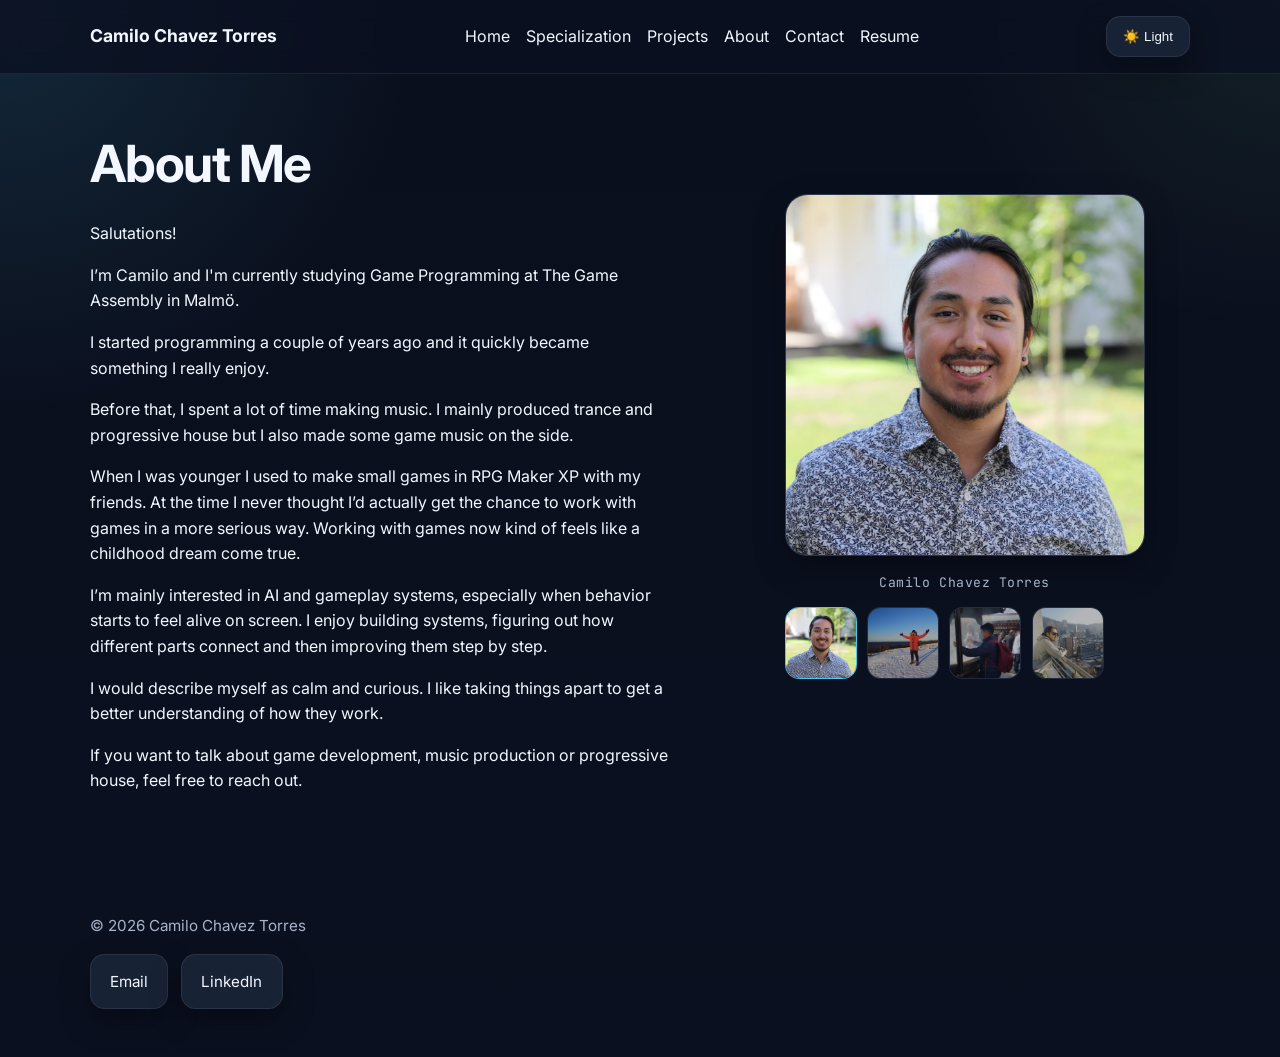
<file: about-me.html>
<!DOCTYPE html>
<html lang="en">

<head>
    <meta charset="UTF-8" />
    <meta name="viewport" content="width=device-width, initial-scale=1.0" />
    <title>About — Camilo Chavez Torres</title>

    <link rel="icon" type="image/png" sizes="16x16" href="../media/images/favicon/favicon16.png">
    <link rel="icon" type="image/png" sizes="32x32" href="../media/images/favicon/favicon32.png">
    <link rel="stylesheet" href="../styles.css">
    <link
        href="https://fonts.googleapis.com/css2?family=Inter:wght@400;600;700&family=JetBrains+Mono:wght@400;500&display=swap"
        rel="stylesheet">
</head>

<body>
    <header class="nav">
        <div class="container nav-inner">
            <a href="index.html" class="brand">Camilo Chavez Torres</a>

            <button class="nav-toggle" id="nav-toggle" type="button" aria-label="Open navigation" aria-expanded="false">
                ☰
            </button>

            <nav class="nav-links" id="mobile-nav">
                <a href="index.html" class="nav-home">Home</a>
                <a href="projects/specialization-project.html">Specialization</a>
                <a href="index.html#projects">Projects</a>
                <a href="about-me.html">About</a>
                <a href="index.html#contact">Contact</a>
                <a href="assets/Camilo_Chavez_Torres_CV.pdf" target="_blank" class="primary-button">Resume</a>

                <button class="control-button mobile-theme-button" id="theme-toggle" type="button">🌙 Light</button>
            </nav>

            <div class="top-controls desktop-controls">
                <button class="control-button" id="theme-toggle-desktop" type="button">🌙 Light</button>
            </div>
        </div>
    </header>

    <main class="about-page">

        <section class="about-hero">
            <div class="container about-hero-grid">


                <div class="about-hero-text">
                    <h1 class="about-title">About Me</h1>



                    <div class="about-main-text">
                        <p>Salutations!</p>

                        <p>I’m Camilo and I'm currently studying Game Programming at The Game Assembly in Malmö.</p>

                        <p>I started programming a couple of years ago and it quickly became something I really enjoy.
                        </p>

                        <p>Before that, I spent a lot of time making music. I mainly produced trance and progressive
                            house but I also made some game music on the side.</p>

                        <p>When I was younger I used to make small games in RPG Maker XP with my friends. At the time
                            I never thought I’d actually get the chance to work with games in a more serious way.
                            Working with games now kind of feels like a childhood dream come true.</p>

                        <p>I’m mainly interested in AI and gameplay systems, especially when behavior starts to feel
                            alive on screen. I enjoy building systems, figuring out how different parts connect and then
                            improving them step by step.</p>

                        <p>I would describe myself as calm and curious. I like taking things apart to get a better
                            understanding
                            of how they work.</p>

                        <p>If you want to talk about game development, music production or progressive house, feel free
                            to reach out.</p>
                    </div>
                </div>

                <div class="about-hero-media">
                    <div class="about-gallery">
                        <div class="about-photo-placeholder about-photo-card">
                            <img id="about-main-image" src="../media/images/about/about1.jpg" alt="Camilo Chavez Torres"
                                class="about-photo-image">
                        </div>

                        <p class="about-side-note" id="about-image-caption">
                            Camilo Chavez Torres
                        </p>

                        <div class="about-thumbnails">
                            <button class="about-thumb active" type="button"
                                data-image="../media/images/about/about1.jpg" data-caption="Camilo Chavez Torres"
                                data-alt="Camilo Chavez Torres portrait">
                                <img src="../media/images/about/about1.jpg" alt="Thumbnail 1">
                            </button>

                            <button class="about-thumb" type="button" data-image="../media/images/about/about2.jpg"
                                data-caption="I like making games this much!" data-alt="Camilo Chavez Torres outdoors">
                                <img src="../media/images/about/about2.jpg" alt="Thumbnail 2">
                            </button>

                            <button class="about-thumb" type="button" data-image="../media/images/about/about3.jpg"
                                data-caption="From my trip to Japan" data-alt="Camilo Chavez Torres photo">
                                <img src="../media/images/about/about3.jpg" alt="Thumbnail 3">
                            </button>

                            <button class="about-thumb" type="button" data-image="../media/images/about/about4.jpg"
                                data-caption="From my visit to Chile" data-alt="Camilo Chavez Torres portrait">
                                <img src="../media/images/about/about4.jpg" alt="Thumbnail 4">
                            </button>
                        </div>
                    </div>
                </div>

            </div>
        </section>

    </main>

    <footer>
        <div class="container">© 2026 Camilo Chavez Torres
            <div class="contact-links">
                <a class="button" href="mailto:elcamiloc@live.com">Email</a>
                <a class="button" href="https://www.linkedin.com/in/camilo-chavez-torres/">LinkedIn</a>
            </div>
        </div>
    </footer>

    <script src="../script.js"></script>
</body>

</html>
</file>
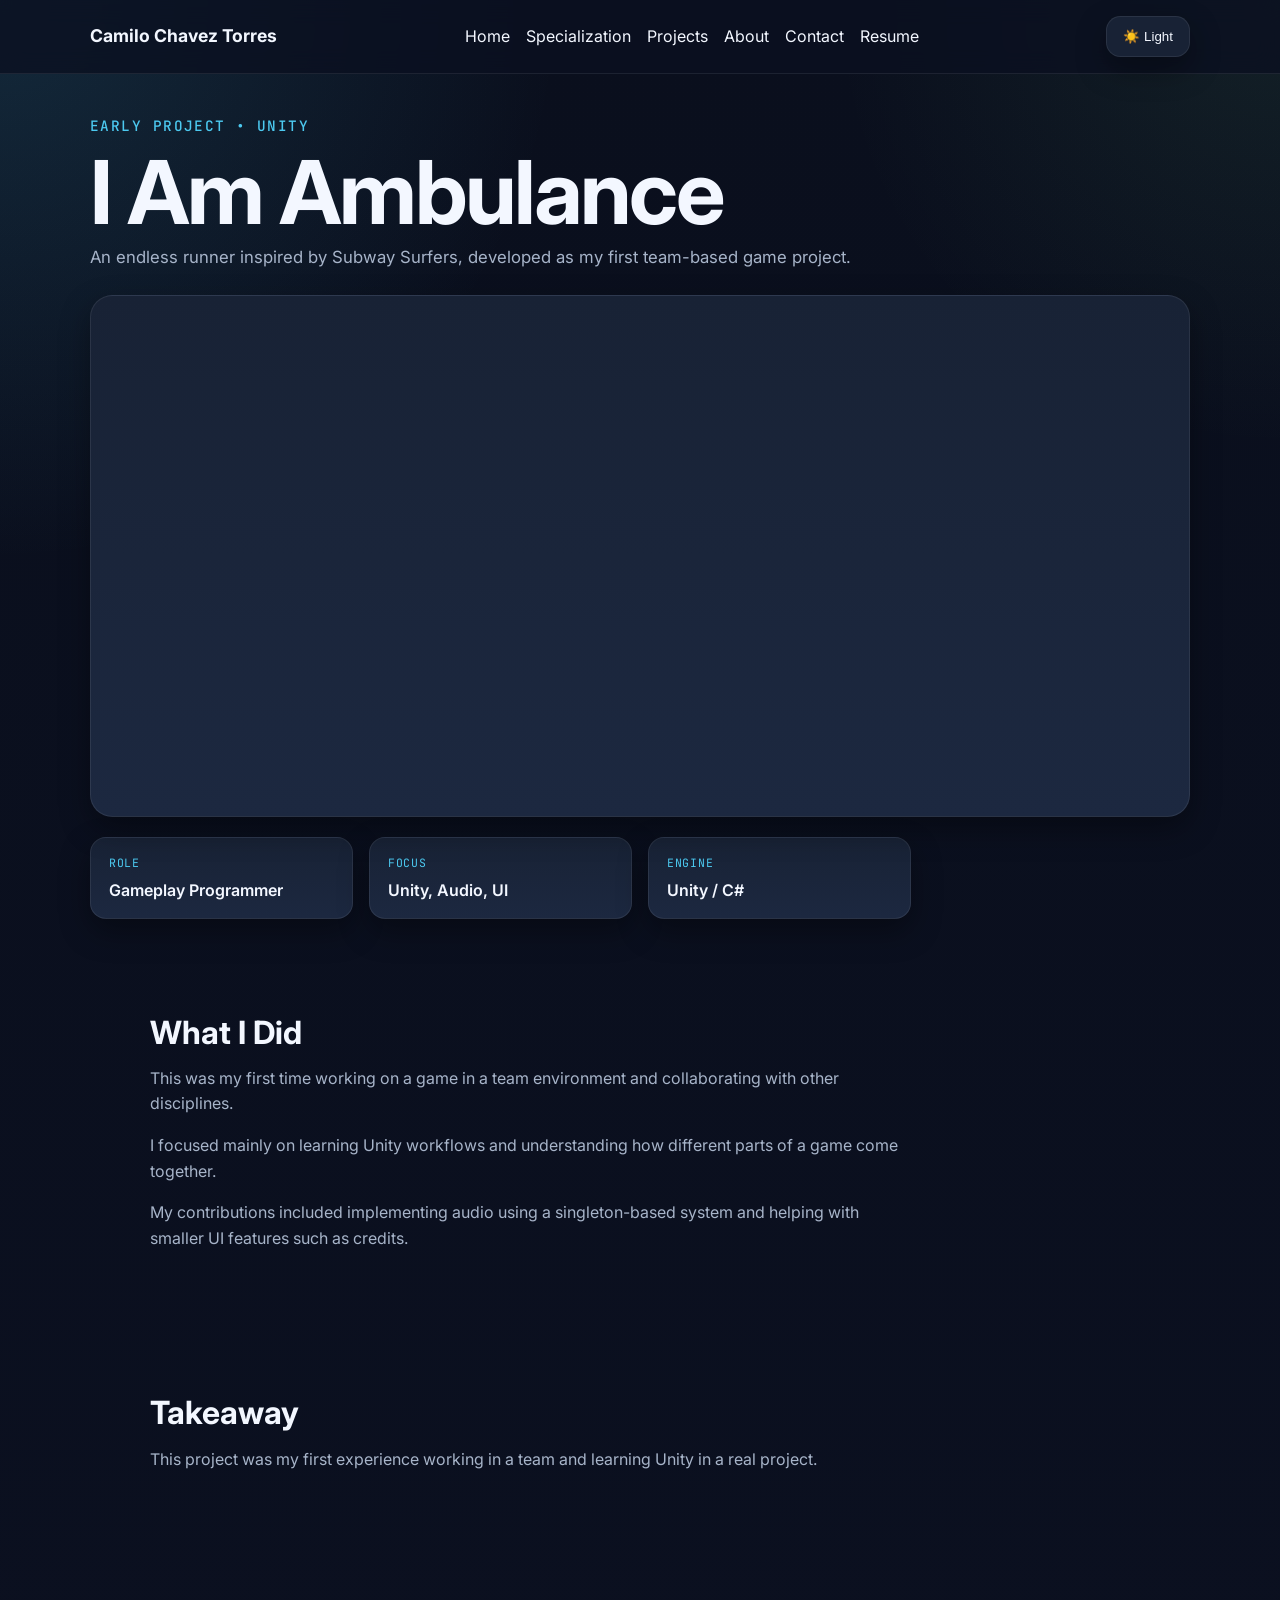
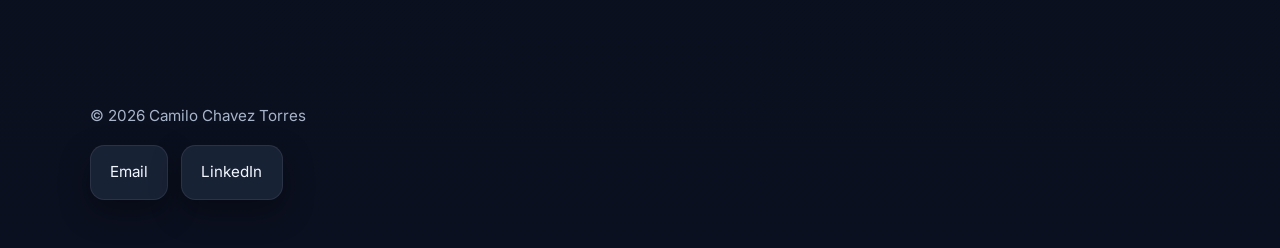
<file: projects/i-am-ambulance.html>
<!DOCTYPE html>
<html lang="en">

<head>
    <meta charset="UTF-8" />
    <meta name="viewport" content="width=device-width, initial-scale=1.0" />
    <title>I Am Ambulance — Camilo Chavez Torres</title>

    <link rel="icon" type="image/png" sizes="16x16" href="../media/images/favicon/favicon16.png">
    <link rel="icon" type="image/png" sizes="32x32" href="../media/images/favicon/favicon32.png">
    <link rel="stylesheet" href="../styles.css">
    <link
        href="https://fonts.googleapis.com/css2?family=Inter:wght@400;600;700&family=JetBrains+Mono:wght@400;500&display=swap"
        rel="stylesheet">
</head>

<body>

    <header class="nav">
        <div class="container nav-inner">
            <a href="../index.html#" class="brand">Camilo Chavez Torres</a>

            <button class="nav-toggle" id="nav-toggle" type="button" aria-label="Open navigation" aria-expanded="false">
                ☰
            </button>

            <nav class="nav-links" id="mobile-nav">
                <a href="../index.html" class="nav-home">Home</a>
                <a href="../projects/specialization-project.html">Specialization</a>
                <a href="../index.html#projects">Projects</a>
                <a href="../about-me.html">About</a>
                <a href="../index.html#contact">Contact</a>
                <a href="../assets/Camilo_Chavez_Torres_CV.pdf" target="_blank" class="primary-button">Resume</a>

                <button class="control-button mobile-theme-button" id="theme-toggle" type="button">🌙 Light</button>
            </nav>

            <div class="top-controls desktop-controls">
                <button class="control-button" id="theme-toggle-desktop" type="button">🌙 Light</button>
            </div>
        </div>
    </header>

    <main class="spec-page">

        <section class="spec-hero">
            <div class="container">

                <p class="spec-kicker">Early Project • Unity</p>

                <h1 class="spec-title">I Am Ambulance</h1>

                <p class="spec-subtitle">
                    An endless runner inspired by Subway Surfers, developed as my first team-based game project.
                </p>

                <div class="spec-main-media">
                    <iframe src="https://www.youtube.com/embed/Vm3-EIXBkxM?si=JP6brnwuf6IWsn4C"
                        title="I Am Ambulance trailer" frameborder="0"
                        allow="accelerometer; autoplay; clipboard-write; encrypted-media; gyroscope; picture-in-picture; web-share"
                        referrerpolicy="strict-origin-when-cross-origin" allowfullscreen>
                    </iframe>
                </div>

                <div class="spec-info-strip">
                    <div class="spec-info-item">
                        <span>Role</span>
                        <p>Gameplay Programmer</p>
                    </div>

                    <div class="spec-info-item">
                        <span>Focus</span>
                        <p>Unity, Audio, UI</p>
                    </div>

                    <div class="spec-info-item">
                        <span>Engine</span>
                        <p>Unity / C#</p>
                    </div>
                </div>

            </div>
        </section>

        <section class="spec-content">
            <div class="container spec-content-width">

                <section class="spec-section">
                    <h2>What I Did</h2>

                    <p>
                        This was my first time working on a game in a team environment and collaborating with other
                        disciplines.
                    </p>

                    <p>
                        I focused mainly on learning Unity workflows and understanding how different parts of a game
                        come together.
                    </p>

                    <p>
                        My contributions included implementing audio using a singleton-based system and helping with
                        smaller UI
                        features such as credits.
                    </p>
                </section>

                <section class="spec-section">
                    <h2>Takeaway</h2>

                    <p>
                        This project was my first experience working in a team and learning Unity in a real project.
                    </p>
                </section>

            </div>
        </section>

    </main>

    <footer>
        <div class="container">
            © 2026 Camilo Chavez Torres
            <div class="contact-links">
                <a class="button" href="mailto:elcamiloc@live.com">Email</a>
                <a class="button" href="https://www.linkedin.com/in/camilo-chavez-torres/">LinkedIn</a>
            </div>
        </div>
    </footer>

    <script src="../script.js"></script>

</body>

</html>
</file>
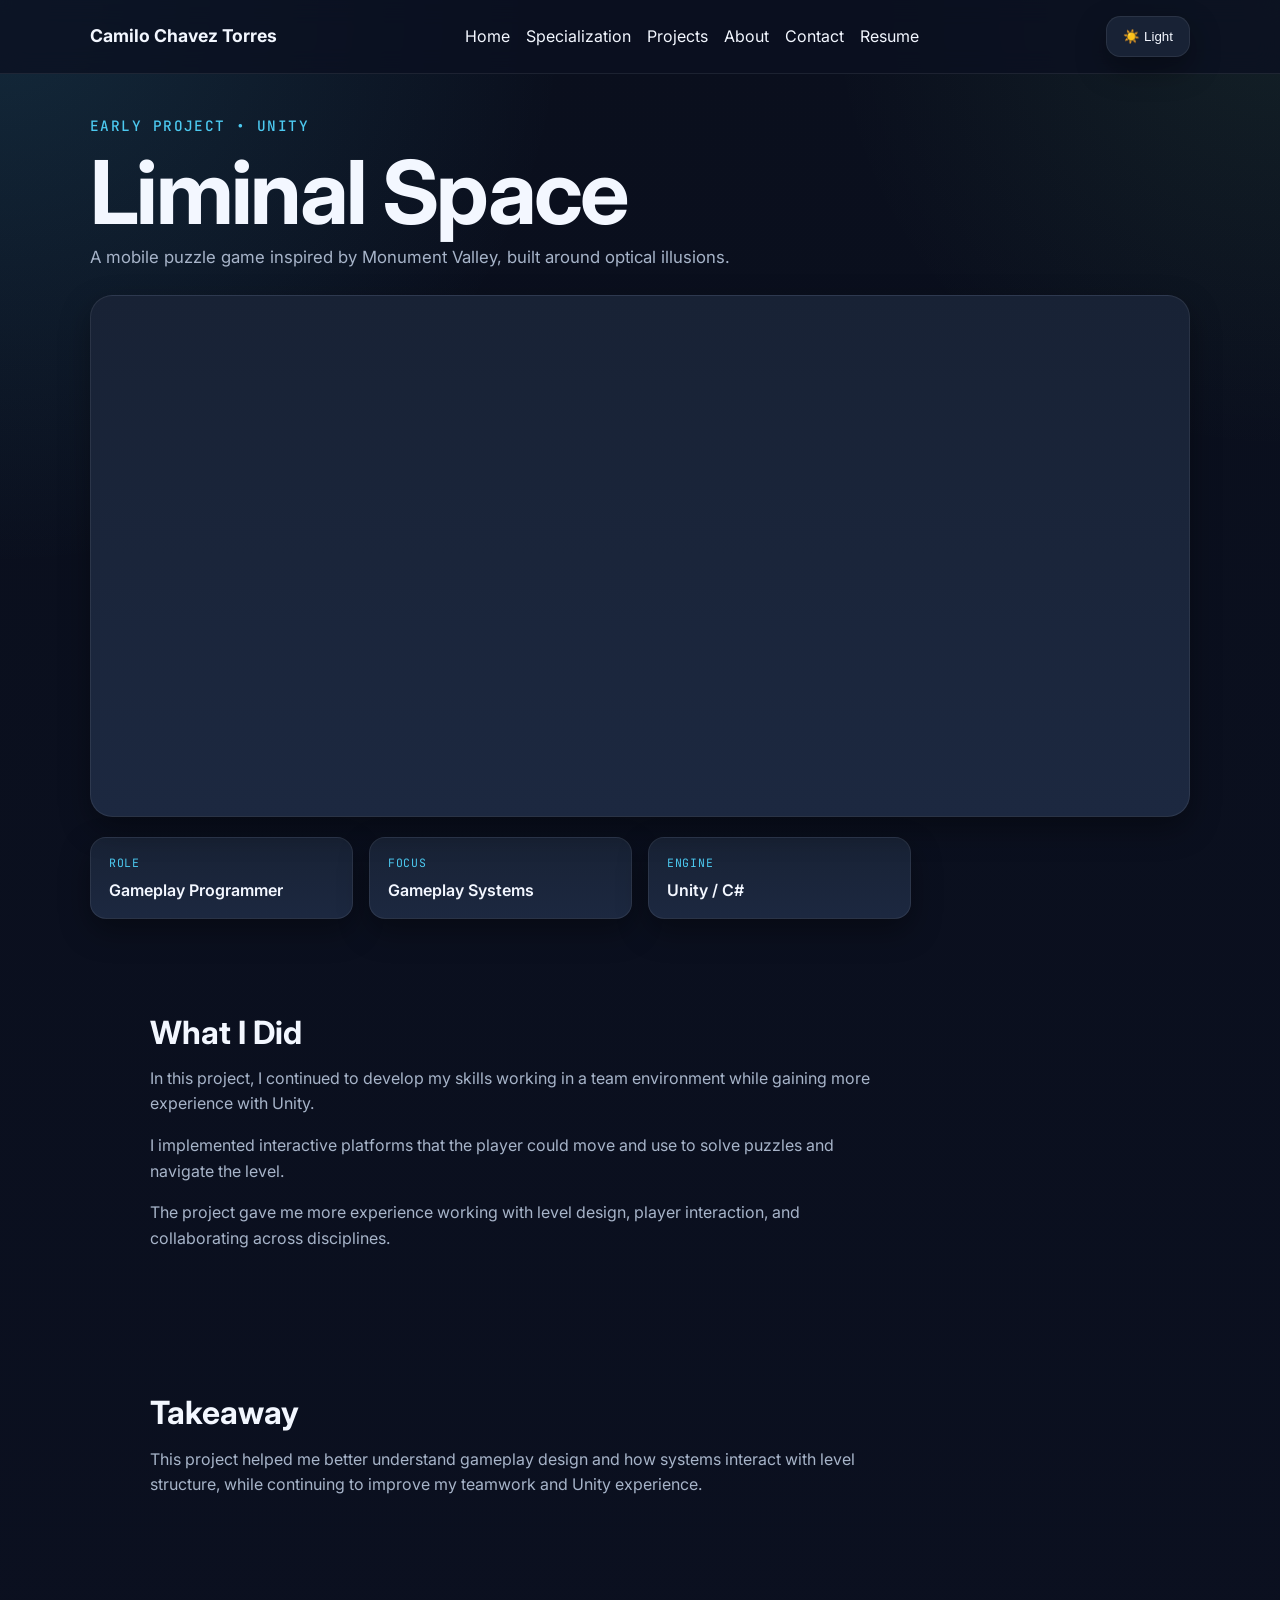
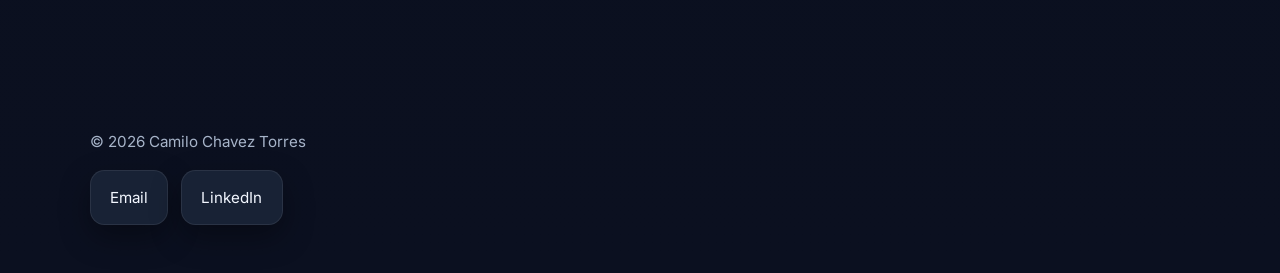
<file: projects/liminal-space.html>
<!DOCTYPE html>
<html lang="en">

<head>
    <meta charset="UTF-8" />
    <meta name="viewport" content="width=device-width, initial-scale=1.0" />
    <title>Liminal Space — Camilo Chavez Torres</title>

    <link rel="icon" type="image/png" sizes="16x16" href="../media/images/favicon/favicon16.png">
    <link rel="icon" type="image/png" sizes="32x32" href="../media/images/favicon/favicon32.png">
    <link rel="stylesheet" href="../styles.css">
    <link
        href="https://fonts.googleapis.com/css2?family=Inter:wght@400;600;700&family=JetBrains+Mono:wght@400;500&display=swap"
        rel="stylesheet">
</head>

<body>

    <header class="nav">
        <div class="container nav-inner">
            <a href="../index.html#" class="brand">Camilo Chavez Torres</a>

            <button class="nav-toggle" id="nav-toggle" type="button" aria-label="Open navigation" aria-expanded="false">
                ☰
            </button>

            <nav class="nav-links" id="mobile-nav">
                <a href="../index.html" class="nav-home">Home</a>
                <a href="../projects/specialization-project.html">Specialization</a>
                <a href="../index.html#projects">Projects</a>
                <a href="../about-me.html">About</a>
                <a href="../index.html#contact">Contact</a>
                <a href="../assets/Camilo_Chavez_Torres_CV.pdf" target="_blank" class="primary-button">Resume</a>

                <button class="control-button mobile-theme-button" id="theme-toggle" type="button">🌙 Light</button>
            </nav>

            <div class="top-controls desktop-controls">
                <button class="control-button" id="theme-toggle-desktop" type="button">🌙 Light</button>
            </div>
        </div>
    </header>

    <main class="spec-page">

        <section class="spec-hero">
            <div class="container">

                <p class="spec-kicker">Early Project • Unity</p>

                <h1 class="spec-title">Liminal Space</h1>

                <p class="spec-subtitle">
                    A mobile puzzle game inspired by Monument Valley, built around optical illusions.
                </p>

                <div class="spec-main-media">
                    <iframe src="https://www.youtube.com/embed/JJ--Ouejf-M?si=GTD56K9VQYBGsNLL"
                        title="Liminal Space trailer" frameborder="0"
                        allow="accelerometer; autoplay; clipboard-write; encrypted-media; gyroscope; picture-in-picture; web-share"
                        referrerpolicy="strict-origin-when-cross-origin" allowfullscreen>
                    </iframe>
                </div>

                <div class="spec-info-strip">
                    <div class="spec-info-item">
                        <span>Role</span>
                        <p>Gameplay Programmer</p>
                    </div>

                    <div class="spec-info-item">
                        <span>Focus</span>
                        <p>Gameplay Systems</p>
                    </div>

                    <div class="spec-info-item">
                        <span>Engine</span>
                        <p>Unity / C#</p>
                    </div>
                </div>

            </div>
        </section>

        <section class="spec-content">
            <div class="container spec-content-width">

                <section class="spec-section">
                    <h2>What I Did</h2>

                    <p>
                        In this project, I continued to develop my skills working in a team environment while gaining
                        more experience with Unity.
                    </p>

                    <p>
                        I implemented interactive platforms that the player could move and use to solve puzzles and
                        navigate the level.
                    </p>

                    <p>
                        The project gave me more experience working with level design, player interaction, and
                        collaborating across
                        disciplines.
                    </p>
                </section>

                <section class="spec-section">
                    <h2>Takeaway</h2>

                    <p>
                        This project helped me better understand gameplay design and how systems interact with level
                        structure,
                        while continuing to improve my teamwork and Unity experience.
                    </p>
                </section>

            </div>
        </section>

    </main>

    <footer>
        <div class="container">
            © 2026 Camilo Chavez Torres
            <div class="contact-links">
                <a class="button" href="mailto:elcamiloc@live.com">Email</a>
                <a class="button" href="https://www.linkedin.com/in/camilo-chavez-torres/">LinkedIn</a>
            </div>
    </footer>

    <script src="../script.js"></script>

</body>

</html>
</file>
<file: styles.css>
:root {
  --bg: #0b1020;
  --bg-soft: #121a2b;
  --bg-top: #0a0f1d;
  --card: #182235;
  --card-2: #1c2840;
  --surface: #0f1728;
  --text: #f3f7ff;
  --muted: #a7b4c9;
  --accent: #4cc9f0;
  --accent-2: #80ed99;
  --border: rgba(255, 255, 255, 0.08);
  --shadow: 0 12px 30px rgba(0, 0, 0, 0.35);
  --nav-bg: rgba(11, 16, 32, 0.78);
  --hero-glow-1: rgba(76, 201, 240, 0.14);
  --hero-glow-2: rgba(128, 237, 153, 0.08);
  --tag-bg: rgba(76, 201, 240, 0.08);
  --tag-border: rgba(76, 201, 240, 0.18);
  --tag-text: #dff7ff;
  --max-width: 1100px;
}

body.light-theme {
  --bg: #eef3f8;
  --bg-soft: #dde7f2;
  --bg-top: #f8fbff;
  --card: #ffffff;
  --card-2: #f6f9fc;
  --surface: #eaf1f8;
  --text: #142033;
  --muted: #52627a;
  --border: rgba(20, 32, 51, 0.08);
  --shadow: 0 12px 30px rgba(26, 38, 58, 0.12);
  --nav-bg: rgba(255, 255, 255, 0.78);
  --hero-glow-1: rgba(76, 201, 240, 0.10);
  --hero-glow-2: rgba(128, 237, 153, 0.06);
  --tag-bg: rgba(76, 201, 240, 0.10);
  --tag-border: rgba(76, 201, 240, 0.20);
  --tag-text: #14324a;
}

* {
  box-sizing: border-box;
}

html {
  scroll-behavior: smooth;
}

body {
  margin: 0;
  font-family: 'Inter', Arial, Helvetica, sans-serif;
  color: var(--text);
  line-height: 1.6;
  background:
    radial-gradient(circle at top left, var(--hero-glow-1), transparent 25%),
    radial-gradient(circle at top right, var(--hero-glow-2), transparent 20%),
    linear-gradient(180deg, var(--bg-top) 0%, var(--bg) 100%);
}

a {
  color: var(--accent);
  text-decoration: none;
}

a:hover {
  text-decoration: underline;
}

.container {
  width: min(var(--max-width), calc(100% - 3rem));
  margin: 0 auto;
}

.nav {
  position: sticky;
  top: 0;
  z-index: 100;
  backdrop-filter: blur(12px);
  background: var(--nav-bg);
  border-bottom: 1px solid var(--border);
}

.nav-inner {
  display: flex;
  justify-content: space-between;
  align-items: center;
  gap: 1rem;
  padding: 1rem 0;
}

.brand {
  font-size: 1.1rem;
  font-weight: 700;
  color: var(--text);
}

.nav-links {
  display: flex;
  flex-wrap: wrap;
  gap: 1rem;
}

.nav-links a {
  color: inherit;
  transition: color 0.2s ease;
}

.nav-links a:hover {
  color: #7dd3fc; 
}

body.light-theme .nav-links a:hover {
  color: #2563eb; 
}

.nav a {
  color: var(--text);
}

.nav a:hover {
  text-decoration: none;
  color: var(--accent);
}

.top-controls {
  display: flex;
  flex-wrap: wrap;
  gap: 0.75rem;
}

.control-button {
  padding: 0.75rem 1rem;
  border-radius: 0.9rem;
  border: 1px solid var(--border);
  background: var(--card);
  color: var(--text);
  cursor: pointer;
  box-shadow: var(--shadow);
  transition: transform 0.2s ease, border-color 0.2s ease, background 0.2s ease;
}

.control-button:hover {
  transform: translateY(-2px);
  border-color: rgba(76, 201, 240, 0.35);
}

.hero {
  padding: 4rem 0 0.5rem;
}

.hero-compact {
  max-width: 700px;
}

.hero-grid {
  display: grid;
  grid-template-columns: 1fr;
  gap: 1.5rem;
  align-items: start;
}

.hero-copy h1 {
  white-space: nowrap;
  margin-bottom: 1.9rem;
}

.hero .hero-sub {
  margin: 0 0 2.6rem;
  color: var(--muted);
  font-size: 1.08rem;
  line-height: 1.75;
  max-width: 55ch;
}

.spec-build-video {
  margin-top: 1.5rem;
  display: flex;
  flex-direction: column;
  align-items: flex-start;
  gap: 0.75rem;
}

.spec-build-video video {
  width: 100%;
  border-radius: 1.2rem;
  border: 1px solid var(--border);
  box-shadow: var(--shadow);
  background: #000;
}
.spec-inspiration-media {
  margin-top: 1.5rem;
  max-width: 700px;
}

.spec-inspiration-media img {
  width: 100%;
  display: block;
  border-radius: 1.2rem;
  border: 1px solid var(--border);
  box-shadow: var(--shadow);
  background: #000;
}

.spec-image {
  width: 100%;
  max-height: 320px;
  object-fit: contain;
  display: block;
  border-radius: 1.2rem;
  background-color: #0f1117;
  padding: 2rem;
}

.spec-image-caption {
  margin-top: 0.75rem;
  color: var(--muted);
  font-size: 0.95rem;
  line-height: 1.5;
}

@media (max-width: 900px) {
  .hero-copy h1 {
    white-space: normal;
  }
}

.eyebrow {
  display: inline-block;
  margin-bottom: 1rem;
  padding: 0.45rem 0.85rem;
  border-radius: 999px;
  background: rgba(76, 201, 240, 0.08);
  border: 1px solid rgba(76, 201, 240, 0.25);
  color: var(--accent);
  font-size: 0.78rem;
  text-transform: uppercase;
}

.eyebrow,
.tag,
.hero-card h2,
.section-title,
.tech-pill {
  font-family: 'JetBrains Mono', monospace;
  letter-spacing: 0.03em;
}

h1 {
  margin: 0 0 0.4rem;
  font-size: clamp(2.4rem, 5vw, 4rem);
  line-height: 1.05;
  letter-spacing: -0.02em;
  font-weight: 700;
}

.hero p {
  max-width: 60ch;
  color: var(--muted);
  font-size: 1.05rem;
  margin: 0.6rem 0 0.8rem;
}

.hero-lead {
  margin-bottom: 1.2rem;
  font-size: 1.15rem;
  font-weight: 500;
  margin: 0 0 1.25rem;
  color: var(--text);
}

.hero-tech {
  display: flex;
  flex-wrap: wrap;
  gap: 0.75rem;
  margin: 0;
}

.tech-pill {
  padding: 0.3rem 0.6rem;
  border-radius: 6px;
  font-size: 0.75rem;
  font-family: 'JetBrains Mono', monospace;
  background: transparent;
  border: 1px solid rgba(76, 201, 240, 0.35);
  color: var(--tag-text);
}

.hero-actions {
  display: flex;
  flex-wrap: wrap;
  gap: 1rem;
  margin-top: 1.5rem;
}

.button {
  display: inline-block;
  padding: 0.9rem 1.2rem;
  border-radius: 0.9rem;
  border: 1px solid var(--border);
  background: var(--card);
  color: var(--text);
  box-shadow: var(--shadow);
  transition: transform 0.2s ease, border-color 0.2s ease, background 0.2s ease;
}

.button:hover {
  transform: translateY(-3px);
  border-color: rgba(76, 201, 240, 0.35);
  text-decoration: none;
}

.button-primary {
  color: #07111d;
  font-weight: 700;
  border: none;
  background: linear-gradient(135deg, var(--accent), var(--accent-2));
}

.project-points {
  margin: 0 0 1rem;
  padding-left: 1.2rem;
  color: var(--muted);
}

.project-points li {
  margin-bottom: 0.5rem;
}

.project-card-link {
  display: block;
  color: inherit;
  text-decoration: none;
}

.project-card-link:hover {
  text-decoration: none;
}

.project-card-link:hover .project-title,
.project-card-link:hover .project-desc,
.project-card-link:hover .tag {
  text-decoration: none;
}



.hero-card,
.about-card,
.contact-card,
.skill-card,
.project-card {
  background: linear-gradient(180deg, var(--card) 0%, var(--card-2) 100%);
  border: 1px solid var(--border);
  box-shadow: var(--shadow);
}

.project-card a {
  color: var(--accent);
  font-weight: 700;
}

.project-card a:hover {
  color: var(--accent-2);
}

.hero-card {
  border-radius: 1.4rem;
  padding: 1.4rem;
}

.hero-card h2 {
  margin-top: 0;
  font-size: 1rem;
  color: var(--muted);
}

.hero-list {
  margin: 0;
  padding-left: 1.1rem;
}

.hero-list li {
  margin-bottom: 0.7rem;
}

.hero-label {
  font-family: 'JetBrains Mono', monospace;
  font-size: 0.72rem;
  color: var(--muted);
  margin: 8.75rem 0 0.45rem;
  text-transform: uppercase;
  letter-spacing: 0.08em;
  margin-bottom: 120.5rem;
}

section {
  padding: 2.5rem 0;
}

.section-title {
  margin: 0 0 0.5rem;
  font-size: 2rem;
  letter-spacing: -0.02em;
}

.section-text {
  margin: 0 0 1.5rem;
  max-width: none;
  color: var(--muted);
}

.projects-grid {
  display: grid;
  grid-template-columns: repeat(2, minmax(0, 1fr));
  gap: 1.25rem;
  align-items: stretch;
}

.project-card {
  border-radius: 1.25rem;
  overflow: hidden;
  transition: transform 0.2s ease, border-color 0.2s ease;
  display: flex;
  flex-direction: column;
  height: 100%;
}

.project-card:hover {
  transform: translateY(-5px);
  border-color: rgba(76, 201, 240, 0.35);
  transform: scale(1.02);
}

.project-media {
  aspect-ratio: 16 / 9;
  display: grid;
  place-items: center;
  background:
    linear-gradient(135deg, rgba(76, 201, 240, 0.16), rgba(128, 237, 153, 0.08)),
    var(--surface);
  color: var(--muted);
  font-weight: 700;
  border-bottom: 1px solid var(--border);
  overflow: hidden;
}

.project-media img {
  width: 100%;
  height: 100%;
  object-fit: contain;
  display: block;
  background: #000;
  transition: transform 0.35s ease;
}

.project-content a {
  display: inline-block;
  margin-top: auto;
  padding-top: 1rem;
  font-weight: 700;
}

.project-content {
  padding: 1.5rem;
  display: flex;
  flex-direction: column;
  flex-grow: 1;
}

.project-title {
  margin: 0 0 0.5rem;
  font-size: 1.3rem;
}

.project-desc {
  margin: 0 0 0.75rem;
  color: var(--muted);
  min-height: 4.5rem;
}

.tags {
  display: flex;
  flex-wrap: wrap;
  gap: 0.5rem;
  margin-bottom: 1rem;
}

.tag {
  padding: 0.35rem 0.65rem;
  border-radius: 999px;
  font-size: 0.82rem;
  background: var(--tag-bg);
  border: 1px solid var(--tag-border);
  color: var(--tag-text);
}

.skills-grid {
  display: grid;
  grid-template-columns: repeat(3, minmax(0, 1fr));
  gap: 1rem;
}

.skill-card,
.about-card,
.contact-card {
  border-radius: 1.1rem;
  padding: 2rem;
}

.skill-card h3 {
  margin-top: 0;
  margin-bottom: 0.5rem;
}

.skill-card p,
.about-card p,
.contact-card p {
  margin: 0;
  color: var(--muted);
}

.contact-links {
  display: flex;
  flex-wrap: wrap;
  gap: 0.8rem;
  margin-top: 1rem;
}

footer {
  padding: 2rem 0 3rem;
  color: var(--muted);
  font-size: 0.95rem;
}
.video-card {
  padding: 1.25rem;
}

.video-wrapper {
  position: relative;
  width: 100%;
  aspect-ratio: 16 / 9;
  overflow: hidden;
  border-radius: 1rem;
}

.video-wrapper iframe {
  width: 100%;
  height: 100%;
  border: 0;
}

.featured-project {
  grid-column: 1 / -1;
}

.featured-project .project-card {
  display: grid;
  grid-template-columns: 1.3fr 1fr;
  min-height: 420px;
}

.featured-project .project-media {
  aspect-ratio: auto;
  height: 100%;
}

.featured-project .project-content {
  padding: 2rem;
  justify-content: center;
}

.featured-project .project-title {
  font-size: 2rem;
}

.featured-project .project-desc {
  font-size: 1.05rem;
  min-height: unset;
}

.spec-page {
  padding-bottom: 3rem;
}

.spec-hero {
  padding: 2.5rem 0 1.5rem;
}

.spec-kicker {
  margin: 0 0 0.85rem;
  font-family: 'JetBrains Mono', monospace;
  font-size: 0.9rem;
  text-transform: uppercase;
  letter-spacing: 0.1em;
  color: var(--accent);
  font-weight: 500;
}

body.light-theme .spec-kicker {
  color: #060a13;
}

body.light-theme .spec-info-item {
  background: var(--card);
  border: 1px solid var(--border);
  box-shadow: var(--shadow);
}

body.light-theme .spec-info-item span {
  color: #060a13 !important;
}

.spec-title {
  margin: 0 0 0.6rem;
  font-size: clamp(3rem, 8vw, 5.5rem);
  line-height: 0.95;
  letter-spacing: -0.03em;
}

.spec-subtitle {
  margin: 0 0 1.5rem;
  max-width: 75ch;
  color: var(--muted);
  font-size: 1.05rem;
}

.spec-media-viewer {
  margin-top: 1.5rem;
}

.spec-main-media {
  position: relative;
  border-radius: 1.4rem;
  overflow: hidden;
  background: linear-gradient(180deg, var(--card) 0%, var(--card-2) 100%);
  border: 1px solid var(--border);
  box-shadow: var(--shadow);
  min-height: 520px;
}

.spec-media-item {
  display: none;
  width: 100%;
  height: 100%;
  min-height: 520px;
  object-fit: cover;
  background: #000;
}

.spec-main-media video.spec-media-item {
  width: 100%;
  height: 100%;
  object-fit: cover;
}

.spec-main-media img.spec-media-item {
  width: 100%;
  height: 100%;
  object-fit: cover;
}

body.light-theme .spec-code-block {
  background: #f8fbff;
  border-color: rgba(20, 32, 51, 0.1);
  box-shadow: 0 10px 24px rgba(26, 38, 58, 0.08);
}

body.light-theme .spec-code-block summary {
  background: rgba(37, 99, 235, 0.08);
  border-bottom-color: rgba(20, 32, 51, 0.08);
  color: #1d4ed8;
}

body.light-theme .spec-code-file {
  background: rgba(37, 99, 235, 0.06);
  border-bottom-color: rgba(20, 32, 51, 0.08);
  color: #1d4ed8;
}

body.light-theme .spec-code-inner code {
  color: #142033;
}

.spec-media-item.active {
  display: block;
}

.spec-code-switcher {
  margin-top: 1.5rem;
  border: 1px solid rgba(125, 211, 252, 0.16);
  border-radius: 20px;
  overflow: hidden;
  background: rgba(7, 15, 24, 0.72);
  box-shadow: 0 10px 30px rgba(0, 0, 0, 0.18);
}

.spec-code-tabs {
  display: flex;
  gap: 0;
  border-bottom: 1px solid rgba(125, 211, 252, 0.1);
  background: rgba(14, 116, 144, 0.12);
}

.spec-code-tab {
  appearance: none;
  border: none;
  background: transparent;
  color: var(--muted);
  font-family: 'JetBrains Mono', monospace;
  font-size: 0.82rem;
  letter-spacing: 0.06em;
  text-transform: uppercase;
  padding: 0.9rem 1.15rem;
  cursor: pointer;
  transition: background 0.2s ease, color 0.2s ease;
}

.spec-code-tab:hover {
  color: var(--text);
  background: rgba(255, 255, 255, 0.03);
}

.spec-code-tab.active {
  color: var(--accent);
  background: rgba(76, 201, 240, 0.08);
}

.spec-code-panel {
  display: none;
}

.spec-code-panel.active {
  display: block;
}

.spec-code-panel pre {
  margin: 0;
  padding: 1.4rem 1.25rem 1.5rem;
  overflow-x: auto;
}

.spec-code-panel code {
  font-family: 'JetBrains Mono', monospace;
  font-size: 0.92rem;
  line-height: 1.75;
  color: #dbe7f3;
  white-space: pre;
}

body.light-theme .spec-code-switcher {
  background: #f8fbff;
  border-color: rgba(20, 32, 51, 0.1);
  box-shadow: 0 10px 24px rgba(26, 38, 58, 0.08);
}

body.light-theme .spec-code-tabs {
  background: rgba(37, 99, 235, 0.06);
  border-bottom-color: rgba(20, 32, 51, 0.08);
}

body.light-theme .spec-code-tab {
  color: #52627a;
}

body.light-theme .spec-code-tab:hover {
  color: #142033;
  background: rgba(20, 32, 51, 0.03);
}

body.light-theme .spec-code-tab.active {
  color: #1d4ed8;
  background: rgba(37, 99, 235, 0.08);
}

body.light-theme .spec-code-panel code {
  color: #142033;
}

.spec-thumbnails {
  display: flex;
  gap: 0.75rem;
  margin-top: 0.85rem;
  overflow-x: auto;
  padding-bottom: 0.25rem;
}

.spec-thumb {
  flex: 0 0 140px;
  height: 78px;
  border: 1px solid var(--border);
  background: linear-gradient(180deg, var(--card) 0%, var(--card-2) 100%);
  border-radius: 0.8rem;
  overflow: hidden;
  cursor: pointer;
  padding: 0;
  opacity: 0.72;
  transition: transform 0.2s ease, border-color 0.2s ease, opacity 0.2s ease;
}

.spec-thumb:hover {
  transform: translateY(-2px);
  opacity: 1;
  border-color: rgba(76, 201, 240, 0.35);
}

.spec-thumb.active {
  opacity: 1;
  border-color: var(--accent);
}

.spec-thumb img,
.spec-thumb video {
  width: 100%;
  height: 100%;
  object-fit: cover;
  display: block;
  background: #000;
}

.spec-info-strip {
  display: grid;
  grid-template-columns: repeat(4, minmax(0, 1fr));
  gap: 1rem;
  margin-top: 1.25rem;
}

.spec-info-item {
  padding: 1rem 1.1rem;
  border-radius: 1rem;
  background: linear-gradient(180deg, var(--card) 0%, var(--card-2) 100%);
  border: 1px solid var(--border);
  box-shadow: var(--shadow);
}

.spec-info-item span {
  display: block;
  margin-bottom: 0.45rem;
  font-family: 'JetBrains Mono', monospace;
  font-size: 0.72rem;
  text-transform: uppercase;
  letter-spacing: 0.08em;
  color: var(--accent);
}

.spec-info-item p {
  margin: 0;
  color: var(--text);
  font-weight: 600;
  line-height: 1.4;
}

.spec-content {
  padding: 2rem 0 3rem;
}

.spec-content-width {
  max-width: 980px;
}

.spec-section {
  margin-bottom: 3rem;
}

.spec-section h2 {
  margin: 0 0 1rem;
  font-size: 2rem;
  line-height: 1.1;
}

.spec-section p {
  margin: 0 0 1rem;
  color: var(--muted);
  max-width: 75ch;
}

.spec-feature-row {
  display: grid;
  grid-template-columns: 1fr 1fr;
  gap: 2rem;
  align-items: start;
}

.spec-feature-row.reverse {
  grid-template-columns: 1fr 1fr;
}

.spec-feature-row.reverse .spec-feature-text {
  order: 2;
}

.spec-feature-row.reverse .spec-feature-media {
  order: 1;
}

.spec-feature-media img,
.spec-feature-media video {
  width: 100%;
  max-width: none;
  border-radius: 1.2rem;
  border: 1px solid var(--border);
  box-shadow: var(--shadow);
  background: #000;
  transition: transform 0.25s ease;
}

.spec-feature-media img:hover,
.spec-feature-media video:hover {
  transform: none;
}

.spec-feature-text {
  max-width: 500px;
}

.spec-feature-media {
  display: flex;
  flex-direction: column;
  align-items: flex-start;
  margin-top: 1.25rem;
  gap: 1rem;
}

.spec-feature-row.reverse .spec-feature-media {
  justify-content: flex-end;
}

.featured-label {
  margin: 0 0 0.85rem;
  font-family: 'JetBrains Mono', monospace;
  font-size: 0.92rem;
  text-transform: uppercase;
  letter-spacing: 0.1em;
  color: var(--accent);
  font-weight: 500;
  display: inline-block;
  padding: 0.2rem 0;
}

body.light-theme .featured-label {
  color: #060a13;
}

.spec-code-block {
  width: 100%;
  margin-top: 1.5rem;
  border: 1px solid rgba(125, 211, 252, 0.16);
  border-radius: 20px;
  overflow: hidden;
  background: rgba(7, 15, 24, 0.72);
  box-shadow: 0 10px 30px rgba(0, 0, 0, 0.18);
}

.spec-code-block summary {
  list-style: none;
  cursor: pointer;
  padding: 1rem 1.25rem;
  font-family: 'JetBrains Mono', monospace;
  font-size: 0.9rem;
  letter-spacing: 0.04em;
  color: var(--accent);
  background: rgba(14, 116, 144, 0.16);
  border-bottom: 1px solid rgba(125, 211, 252, 0.12);
  user-select: none;
}

.spec-code-block summary::-webkit-details-marker {
  display: none;
}

.spec-code-block summary::before {
  content: "▸";
  display: inline-block;
  margin-right: 0.65rem;
  transition: transform 0.2s ease;
}

.spec-code-block[open] summary::before {
  transform: rotate(90deg);
}

.spec-code-switcher {
  background: rgba(7, 15, 24, 0.72);
}

.spec-code-tabs {
  display: flex;
  border-bottom: 1px solid rgba(125, 211, 252, 0.1);
  background: rgba(14, 116, 144, 0.12);
}

.spec-code-tab {
  appearance: none;
  border: none;
  background: transparent;
  color: var(--muted);
  font-family: 'JetBrains Mono', monospace;
  font-size: 0.82rem;
  letter-spacing: 0.06em;
  text-transform: uppercase;
  padding: 0.9rem 1.15rem;
  cursor: pointer;
  transition: background 0.2s ease, color 0.2s ease;
}

.spec-code-tab:hover {
  color: var(--text);
  background: rgba(255, 255, 255, 0.03);
}

.spec-code-tab.active {
  color: var(--accent);
  background: rgba(76, 201, 240, 0.08);
}

.spec-code-panel {
  display: none;
}

.spec-code-panel.active {
  display: block;
}

.spec-code-file {
  padding: 0.85rem 1.25rem;
  font-family: 'JetBrains Mono', monospace;
  font-size: 0.82rem;
  letter-spacing: 0.08em;
  text-transform: uppercase;
  color: var(--accent);
  background: rgba(3, 105, 122, 0.18);
  border-bottom: 1px solid rgba(125, 211, 252, 0.1);
}

.spec-code-panel pre {
  margin: 0;
  padding: 1.4rem 1.25rem 1.5rem;
  overflow: auto;
  max-height: 420px;
}

.spec-code-panel code {
  font-family: 'JetBrains Mono', monospace;
  font-size: 0.92rem;
  line-height: 1.75;
  color: #dbe7f3;
  white-space: pre;
}

.spec-code-inner {
  padding: 0;
}

.spec-code-file {
  padding: 0.85rem 1.25rem;
  font-family: 'JetBrains Mono', monospace;
  font-size: 0.82rem;
  letter-spacing: 0.08em;
  text-transform: uppercase;
  color: var(--accent);
  background: rgba(3, 105, 122, 0.18);
  border-bottom: 1px solid rgba(125, 211, 252, 0.1);
}

.spec-code-inner pre {
  margin: 0;
  padding: 1.4rem 1.25rem 1.5rem;
  overflow-x: auto;
}

.spec-code-inner code {
  font-family: 'JetBrains Mono', monospace;
  font-size: 0.92rem;
  line-height: 1.75;
  color: #dbe7f3;
  white-space: pre;
}

.spec-job-gallery {
  width: 100%;
  max-width: 520px;
}

.spec-job-video {
  display: none;
  width: 100%;
  border-radius: 1.2rem;
  border: 1px solid var(--border);
  box-shadow: var(--shadow);
  background: #000;
}

.spec-job-video.active {
  display: block;
}

.spec-job-gallery-controls {
  display: flex;
  flex-wrap: wrap;
  gap: 0.6rem;
  margin-top: 0.85rem;
}

.spec-job-button {
  appearance: none;
  border: 1px solid var(--border);
  background: linear-gradient(180deg, var(--card) 0%, var(--card-2) 100%);
  color: var(--text);
  font-family: 'JetBrains Mono', monospace;
  font-size: 0.78rem;
  padding: 0.55rem 0.8rem;
  border-radius: 999px;
  cursor: pointer;
  transition: transform 0.2s ease, border-color 0.2s ease, color 0.2s ease;
}

.spec-job-button:hover {
  transform: translateY(-1px);
  border-color: rgba(76, 201, 240, 0.35);
}

.spec-job-button.active {
  border-color: var(--accent);
  color: var(--accent);
}

.spec-video-caption {
  margin-top: 1.1rem;
  padding: 0 0.75rem 0.75rem;
  max-width: 520px;
  color: var(--muted);
  font-size: 0.95rem;
  line-height: 1.55;
}

.spec-job-gallery .spec-video-caption {
  display: none;
  margin-top: 1.2rem;
  padding: 0 0.25rem;
  max-width: 480px;
}


.spec-job-gallery .spec-video-caption.active {
  display: block;
}

.about-page {
  padding-bottom: 3rem;
}

.about-hero {
  padding: 4rem 0 1.5rem;
}

.about-hero-grid {
  display: grid;
  grid-template-columns: 1fr 0.75fr;
  gap: 3rem;
  align-items: start;
}

.about-hero-text {
  text-align: left;
}

.about-title {
  margin: 0 0 1rem;
  font-size: clamp(2.1rem, 4vw, 3.2rem);
  line-height: 1;
  letter-spacing: -0.03em;
}

.about-hero-media {
  margin-top: 3.5rem;
  align-self: start;
  display: flex;
  flex-direction: column;
  align-items: center;
}

.about-photo-placeholder {
  width: 100%;
  max-width: 360px;
  min-height: 360px;
  display: flex;
  align-items: flex-end;
  border-radius: 1.4rem;
  border: 1px solid var(--border);
  box-shadow: var(--shadow);
  background: linear-gradient(180deg, var(--card) 0%, var(--card-2) 100%);
}

.about-placeholder-inner {
  padding: 2rem;
  text-align: left;
}

.about-placeholder-inner span {
  display: block;
  margin-bottom: 0.75rem;
  font-family: 'JetBrains Mono', monospace;
  font-size: 0.82rem;
  text-transform: uppercase;
  letter-spacing: 0.08em;
  color: var(--accent);
}

body.light-theme .about-placeholder-inner span {
  color: #060a13;
}

body.light-theme .spec-job-button.active {
  background: var(--accent);
  color: #07111d;
  border: none;
  font-weight: 200;
}



.about-placeholder-inner p {
  margin: 0;
  color: var(--muted);
  font-size: 1rem;
  line-height: 1.65;
}

.about-side-note {
  text-align: center;
  margin-top: 1rem;
  max-width: 260px;
  margin: 1rem 0 0;
  font-family: 'JetBrains Mono', monospace;
  font-size: 0.82rem;
  line-height: 1.6;
  letter-spacing: 0.04em;
  color: var(--muted);
}

.about-content {
  padding: 1rem 0 3rem;
}

.about-content-grid {
  display: grid;
  grid-template-columns: 1fr 0.75fr;
  gap: 3rem;
}

.about-content-main {
  grid-column: 1;
  max-width: 58ch;
  text-align: left;
}

.about-section p {
  margin: 0 0 1.15rem;
  color: var(--muted);
  font-size: 1rem;
  line-height: 1.75;
}

.about-main-text {
  margin-top: 2rem;
  max-width: 58ch;
}

.about-hero-grid {
  display: grid;
  grid-template-columns: 1fr 0.75fr;
  gap: 3rem;
}
.hero-grid {
  display: grid;
  grid-template-columns: 1.2fr 0.8fr;
  gap: 2rem;
  align-items: center;
}

.hero-greedy {
  display: flex;
  justify-content: flex-end;
  align-items: center;
  margin-right: -1rem;
}

.hero-greedy video {
  width: 100%;
  max-width: 280px;
  aspect-ratio: 1 / 1;
  border-radius: 1.4rem;
  border: 1px solid var(--border);
  box-shadow: var(--shadow);
  object-fit: cover;
  background: #000;
  display: block;
}

.spec-main-media iframe {
  width: 100%;
  height: 100%;
  min-height: 520px;
  border: 0;
  display: block;
}

.spec-main-media > video,
.spec-feature-media > video {
  display: block;
  width: 100%;
  height: auto;
  max-width: 100%;
}

.about-photo-card {
  overflow: hidden;
  padding: 0;
  align-items: stretch;
}

.about-photo-image {
  width: 100%;
  height: 100%;
  min-height: 360px;
  object-fit: cover;
  display: block;
}

.about-photo-image {
  object-position: center 35%;
}

.about-gallery {
  width: 100%;
  max-width: 360px;
  display: flex;
  flex-direction: column;
  align-items: center;
}

.about-thumbnails {
  display: flex;
  gap: 0.65rem;
  margin-top: 0.9rem;
  width: 100%;
  overflow-x: auto;
  padding-bottom: 0.2rem;
}

.about-thumb {
  flex: 0 0 72px;
  width: 72px;
  height: 72px;
  padding: 0;
  border-radius: 0.85rem;
  overflow: hidden;
  border: 1px solid var(--border);
  background: linear-gradient(180deg, var(--card) 0%, var(--card-2) 100%);
  cursor: pointer;
  opacity: 0.7;
  transition: transform 0.2s ease, opacity 0.2s ease, border-color 0.2s ease;
}

.about-thumb:hover {
  opacity: 1;
  border-color: rgba(76, 201, 240, 0.35);
}

.about-thumb.active {
  opacity: 1;
  border-color: var(--accent);
}

.about-thumb img {
  width: 100%;
  height: 100%;
  object-fit: cover;
  display: block;
}

@media (max-width: 700px) {
  .spec-main-media iframe {
    min-height: 280px;
  }
}

@media (max-width: 900px) {
  .hero-grid {
    grid-template-columns: 1fr;
    gap: 1rem;
  }

  .hero-greedy {
    display: flex;
    justify-content: center;
    align-items: center;
    margin-top: 0.5rem;
  }

  .hero-greedy video {
    max-width: 140px;
  }
}

@media (max-width: 900px) {
  .about-hero-grid,
  .about-content-grid {
    grid-template-columns: 1fr;
    gap: 1.5rem;
  }

  .about-content-main {
    max-width: 100%;
  }

  .about-photo-placeholder,
  .about-side-note {
    max-width: 320px;
  }

  .about-photo-placeholder {
    min-height: 320px;
  }
}


@media (max-width: 1000px) {
  .spec-info-strip {
    grid-template-columns: repeat(2, minmax(0, 1fr));
  }

  .spec-feature-row,
  .spec-feature-row.reverse {
    grid-template-columns: 1fr;
  }

  .spec-feature-row.reverse .spec-feature-text,
  .spec-feature-row.reverse .spec-feature-media {
    order: initial;
  }
}

@media (max-width: 700px) {
  .spec-main-media,
  .spec-media-item {
    min-height: 280px;
  }

  .spec-thumb {
    flex-basis: 110px;
    height: 64px;
  }

  .spec-info-strip {
    grid-template-columns: 1fr;
  }

  .spec-title {
    font-size: clamp(2.5rem, 11vw, 4rem);
  }

  .spec-section h2 {
    font-size: 1.6rem;
  }
}

@media (max-width: 900px) {

  .hero-grid,
  .projects-grid,
  .skills-grid {
    grid-template-columns: 1fr;
  }

  .hero {
    padding-top: 3.5rem;
  }

  .nav {
    position: static;
    backdrop-filter: blur(12px);
  }

  .nav-inner {
    display: flex;
    justify-content: space-between;
    align-items: center;
    gap: 1rem;
    padding: 1rem 0;
    flex-wrap: wrap;
  }
  .featured-project .project-card {
    grid-template-columns: 1fr;
    min-height: auto;
  }

  .featured-project .project-media {
    aspect-ratio: 16 / 9;
  }

  .featured-project .project-title {
    font-size: 1.5rem;
  }
}

.nav-toggle {
  display: none;
  padding: 0.75rem 1rem;
  border-radius: 0.9rem;
  border: 1px solid var(--border);
  background: var(--card);
  color: var(--text);
  cursor: pointer;
  box-shadow: var(--shadow);
  font-size: 1.2rem;
  line-height: 1;
  transition: transform 0.2s ease, border-color 0.2s ease, background 0.2s ease;
}

.nav-toggle:hover {
  transform: translateY(-2px);
  border-color: rgba(76, 201, 240, 0.35);
}

.mobile-theme-button {
  display: none;
}

@media (max-width: 900px) {
  .desktop-controls {
    display: none;
  }

  .nav-toggle {
    display: inline-flex;
    align-items: center;
    justify-content: center;
    justify-self: end;
  }

  .nav-inner {
    display: grid;
    grid-template-columns: 1fr auto;
    align-items: center;
    gap: 0.75rem;
    padding: 1rem 0;
  }

  .nav-links {
    display: none;
    grid-column: 1 / -1;
    flex-direction: column;
    gap: 0.85rem;
    padding-top: 0.75rem;
    border-top: 1px solid var(--border);
    margin-top: 0.5rem;
  }

  .nav-links.nav-open {
    display: flex;
  }

  .nav-links a,
  .mobile-theme-button {
    width: fit-content;
  }

  .mobile-theme-button {
    display: inline-block;
    margin-top: 0.35rem;
  }
}

@media (max-width: 700px) {
  .spec-main-media {
    min-height: 0 !important;
    height: auto;
  }
}
</file>
